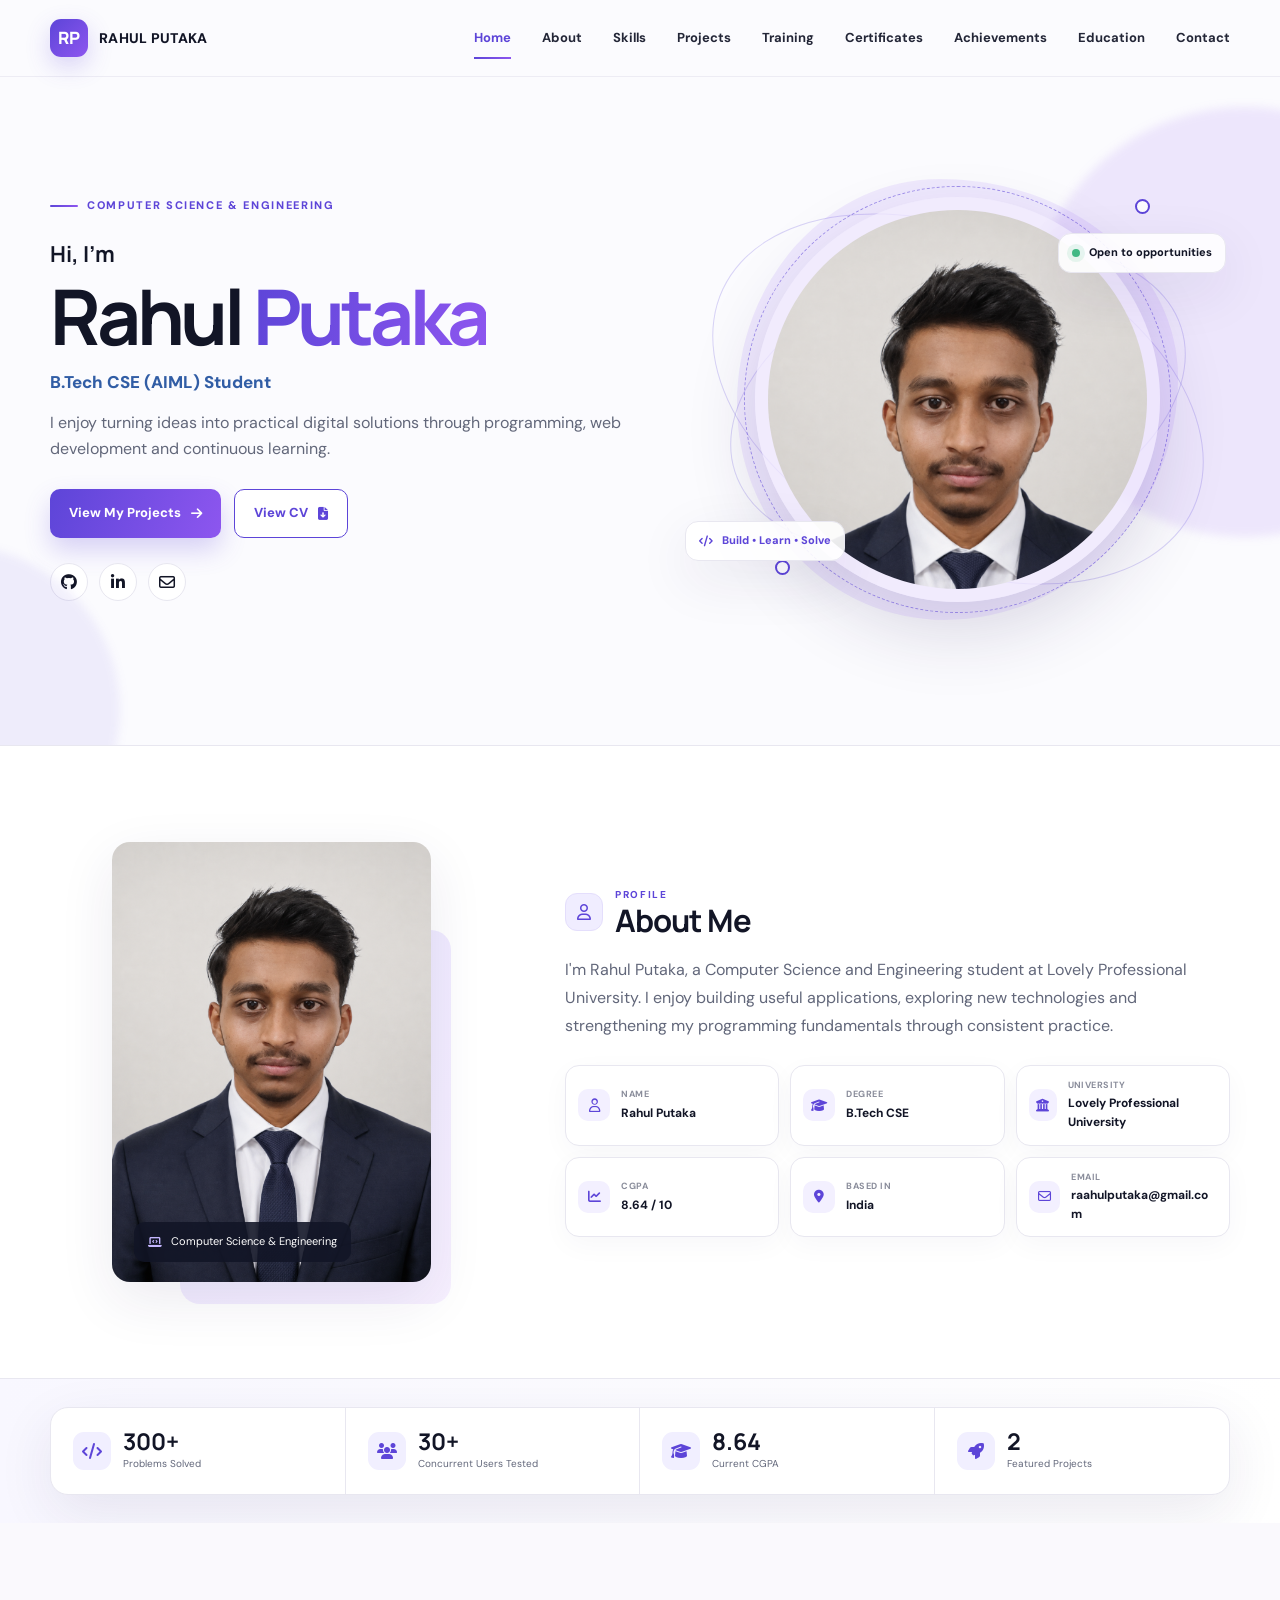
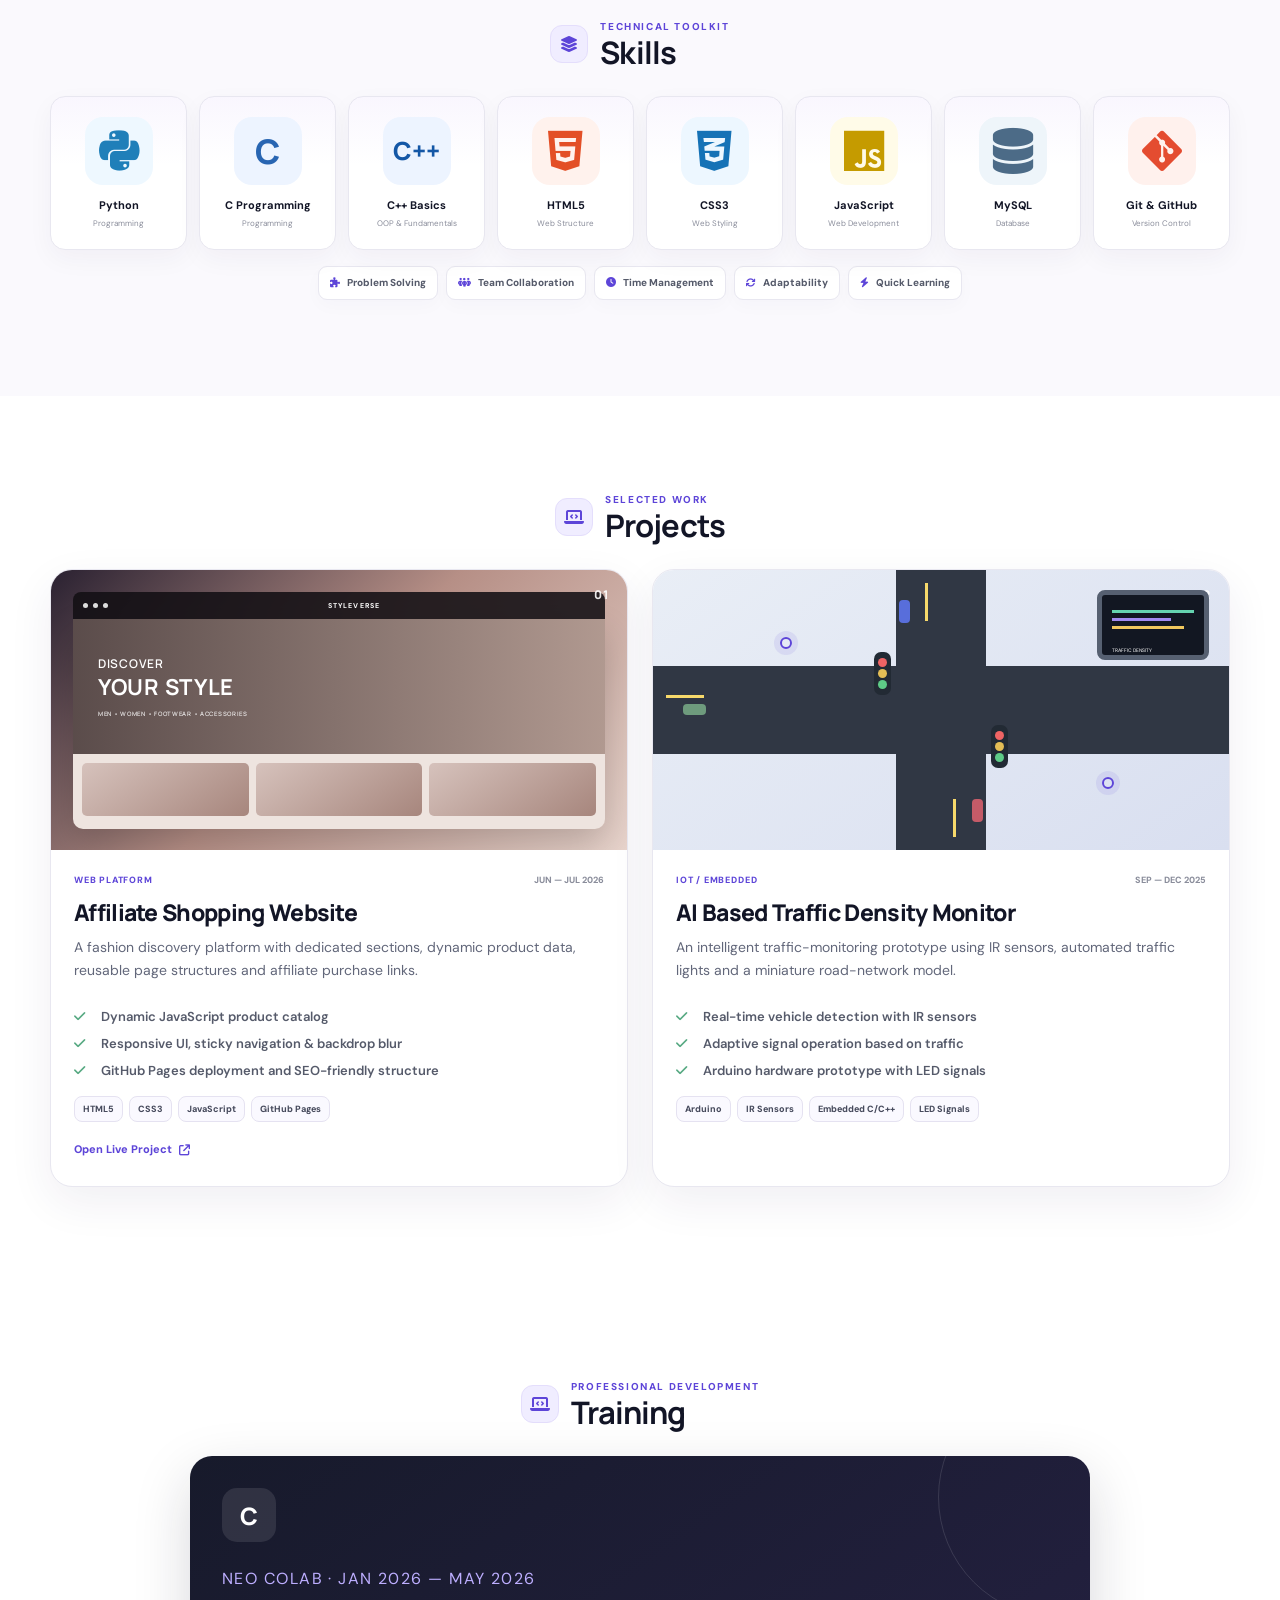
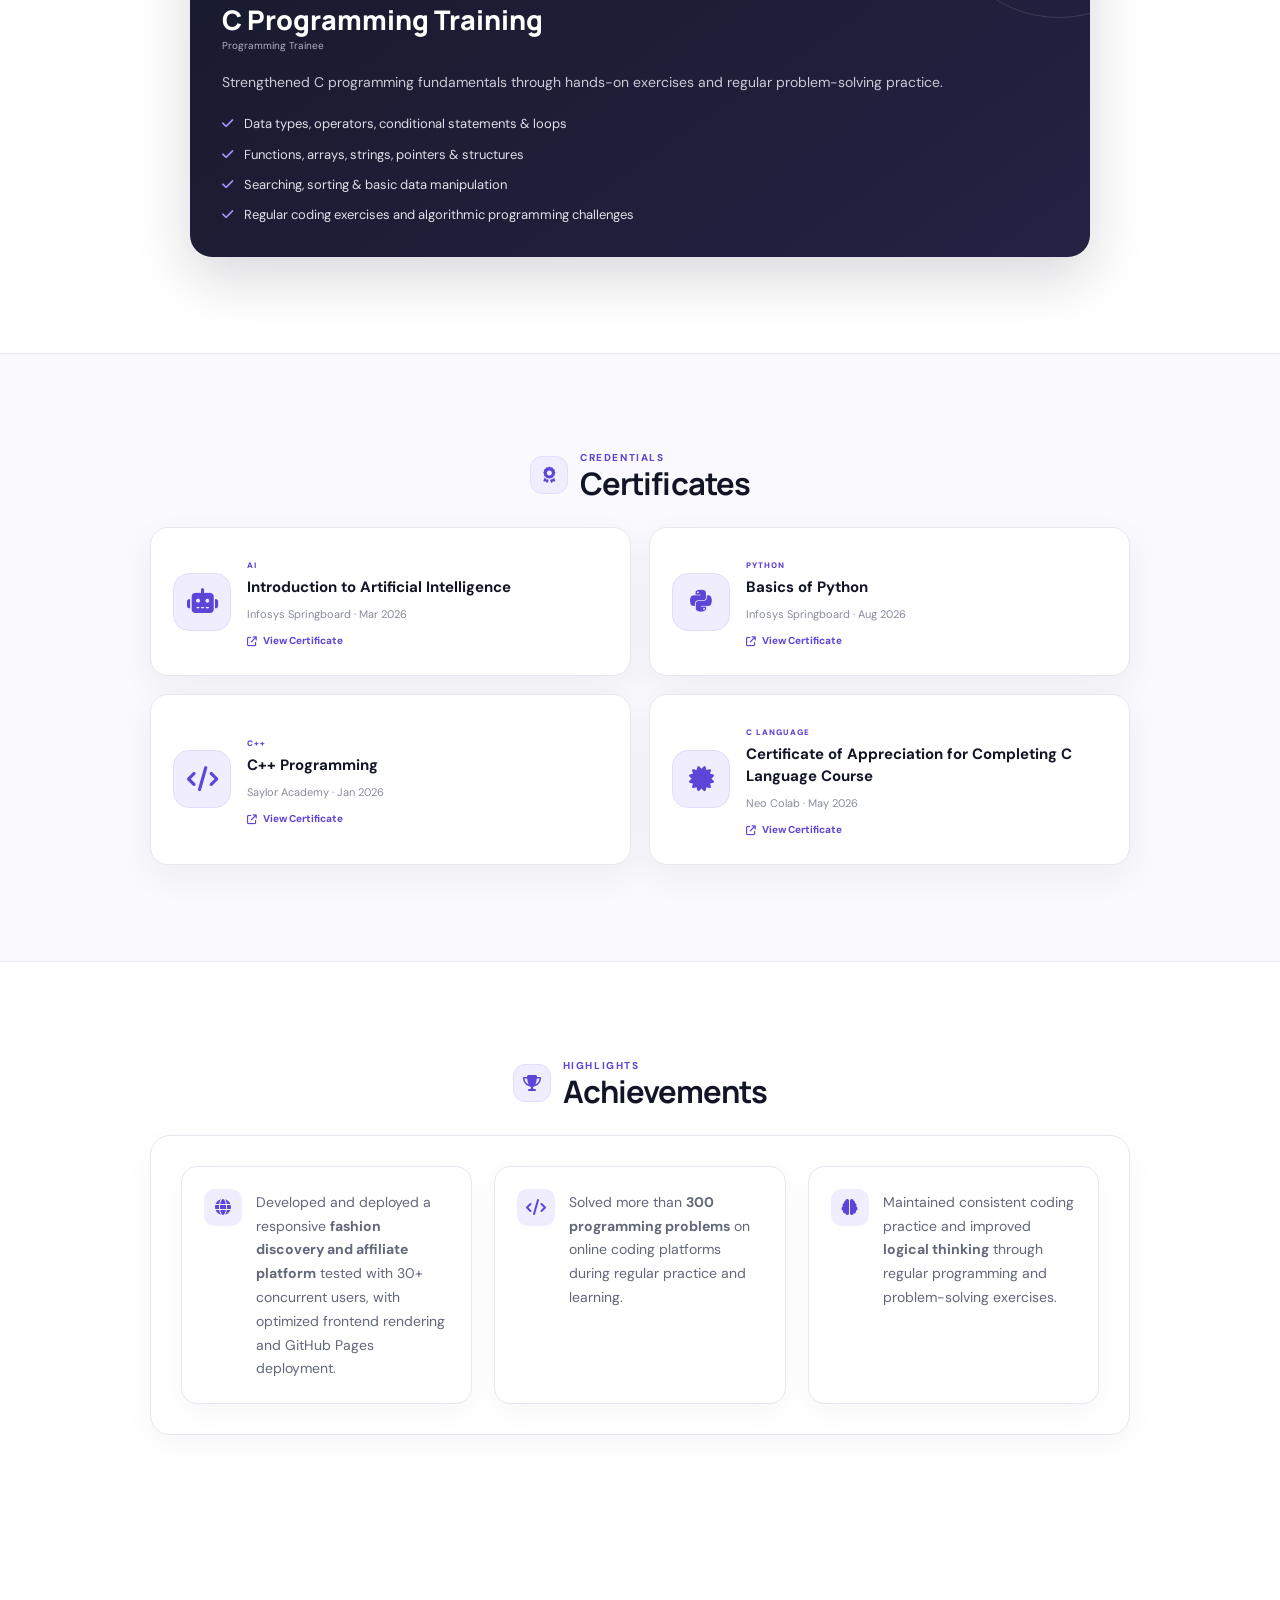
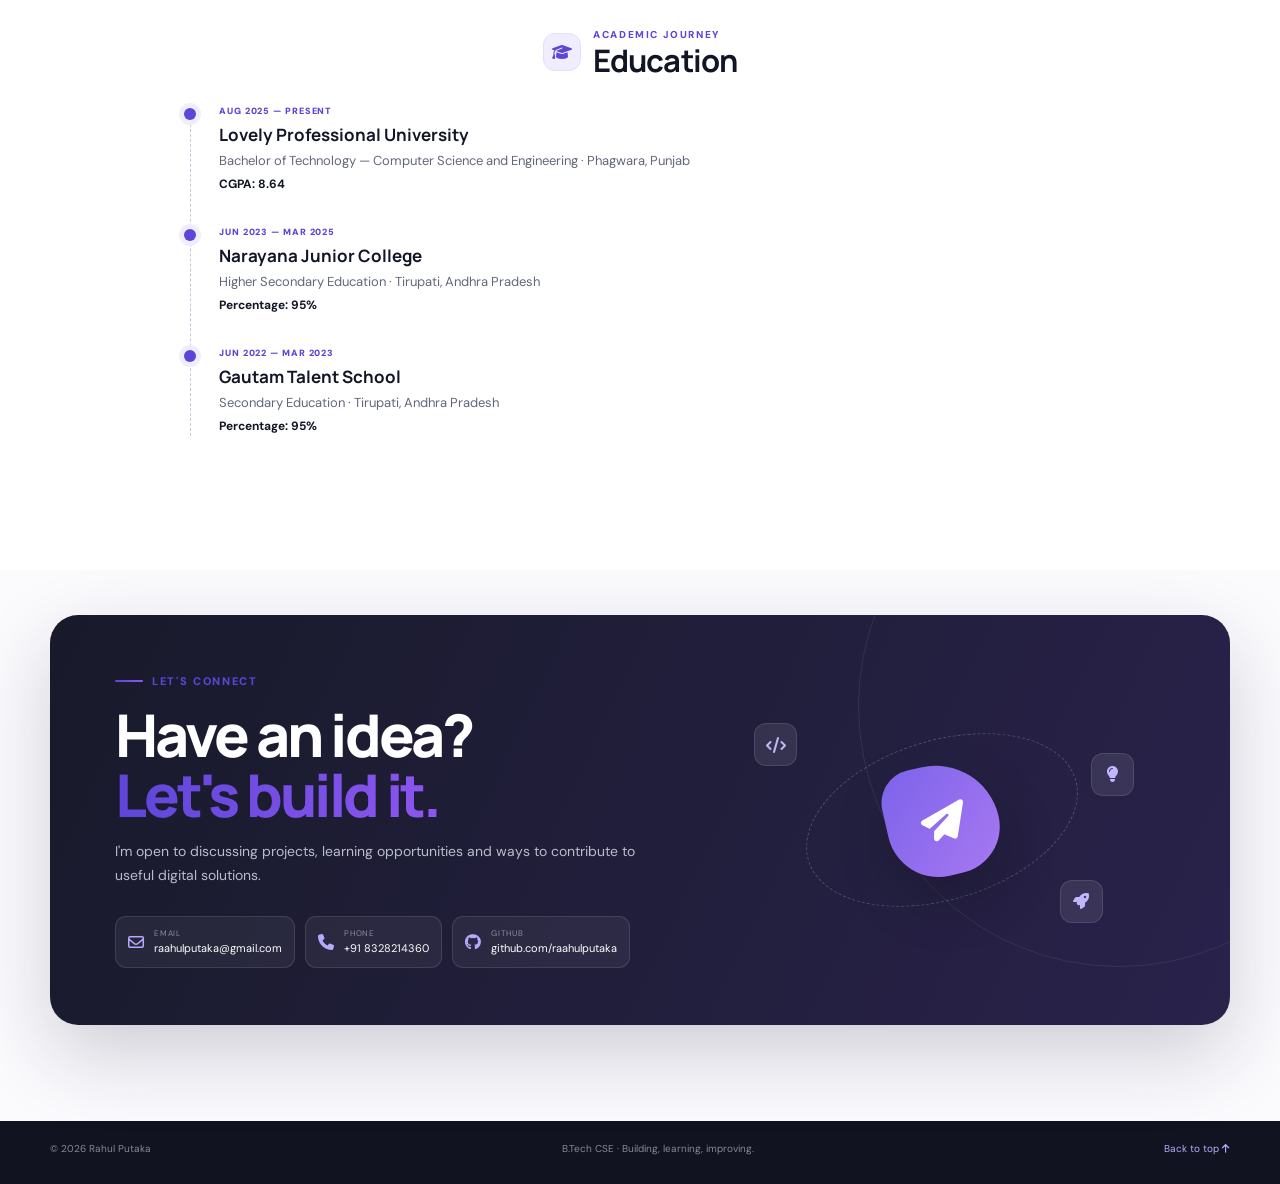
<file: index.html>
<!DOCTYPE html>
<html lang="en">
<head>
  <meta charset="UTF-8">
  <meta name="viewport" content="width=device-width, initial-scale=1.0">
  <meta name="description" content="Rahul Putaka — Computer Science & Engineering student portfolio.">
  <title>Rahul Putaka | CSE Student & Developer</title>
  <link rel="preconnect" href="https://fonts.googleapis.com">
  <link rel="preconnect" href="https://fonts.gstatic.com" crossorigin>
  <link href="https://fonts.googleapis.com/css2?family=DM+Sans:wght@400;500;600;700&family=Manrope:wght@500;600;700;800&display=swap" rel="stylesheet">
  <link rel="stylesheet" href="https://cdnjs.cloudflare.com/ajax/libs/font-awesome/6.7.2/css/all.min.css">
  <link rel="stylesheet" href="style.css">
</head>
<body>
  <div class="scroll-progress" id="scrollProgress"></div>

  <header class="site-header">
    <nav class="nav container">
      <a href="#home" class="brand" aria-label="Rahul Putaka home">
        <span class="brand-mark">RP</span>
        <span class="brand-name">RAHUL PUTAKA</span>
      </a>
      <button class="menu-toggle" id="menuToggle" aria-label="Open menu"><i class="fa-solid fa-bars"></i></button>
      <div class="nav-links" id="navLinks">
        <a class="active" href="#home">Home</a>
        <a href="#about">About</a>
        <a href="#skills">Skills</a>
        <a href="#projects">Projects</a>
        <a href="#training">Training</a>
        <a href="#certificates">Certificates</a>
        <a href="#achievements">Achievements</a>
        <a href="#education">Education</a>
        <a href="#contact">Contact</a>
      </div>
    </nav>
  </header>

  <main>
    <section class="hero section" id="home">
      <div class="hero-glow glow-one"></div>
      <div class="hero-glow glow-two"></div>
      <div class="container hero-grid">
        <div class="hero-copy reveal">
          <div class="eyebrow"><span></span> COMPUTER SCIENCE & ENGINEERING</div>
          <p class="hello">Hi, I'm</p>
          <h1>Rahul <span>Putaka</span></h1>
          <p class="hero-role">B.Tech CSE (AIML) Student</p>
          <p class="hero-text">I enjoy turning ideas into practical digital solutions through programming, web development and continuous learning.</p>
          <div class="hero-actions">
            <a class="btn btn-primary" href="#projects">View My Projects <i class="fa-solid fa-arrow-right"></i></a>
            <a class="btn btn-outline" href="resume.html" target="_blank">View CV <i class="fa-solid fa-file-arrow-down"></i></a>
          </div>
          <div class="socials">
            <a href="https://github.com/raahulputaka" target="_blank" aria-label="GitHub"><i class="fa-brands fa-github"></i></a>
            <a href="https://www.linkedin.com/in/rahul-putaka-083509393/" target="_blank" aria-label="LinkedIn"><i class="fa-brands fa-linkedin-in"></i></a>
            <a href="mailto:raahulputaka@gmail.com" aria-label="Email"><i class="fa-regular fa-envelope"></i></a>
          </div>
        </div>

        <div class="hero-visual reveal">
          <div class="orbit orbit-a"></div>
          <div class="orbit orbit-b"></div>
          <div class="decor-dot dot-a"></div><div class="decor-dot dot-b"></div>
          <div class="hero-photo-frame">
            <div class="photo-ring"></div>
            <img src="assets/profile.jpg" alt="Rahul Putaka">
          </div>
          <div class="floating-card card-code"><i class="fa-solid fa-code"></i><span>Build • Learn • Solve</span></div>
          <div class="floating-card card-status"><span class="status-dot"></span> Open to opportunities</div>
        </div>
      </div>
    </section>

    <section class="about section" id="about">
      <div class="container about-grid">
        <div class="about-image reveal">
          <div class="image-accent"></div>
          <img src="assets/profile.jpg" alt="Rahul Putaka portrait">
          <div class="image-caption"><i class="fa-solid fa-laptop-code"></i><span>Computer Science & Engineering</span></div>
        </div>
        <div class="about-content reveal">
          <div class="section-heading left">
            <div class="heading-icon"><i class="fa-regular fa-user"></i></div>
            <div><p>PROFILE</p><h2>About Me</h2></div>
          </div>
          <p class="lead">I'm Rahul Putaka, a Computer Science and Engineering student at Lovely Professional University. I enjoy building useful applications, exploring new technologies and strengthening my programming fundamentals through consistent practice.</p>
          <div class="info-grid">
            <div class="info-card"><i class="fa-regular fa-user"></i><div><small>Name</small><strong>Rahul Putaka</strong></div></div>
            <div class="info-card"><i class="fa-solid fa-graduation-cap"></i><div><small>Degree</small><strong>B.Tech CSE</strong></div></div>
            <div class="info-card"><i class="fa-solid fa-building-columns"></i><div><small>University</small><strong>Lovely Professional University</strong></div></div>
            <div class="info-card"><i class="fa-solid fa-chart-line"></i><div><small>CGPA</small><strong>8.64 / 10</strong></div></div>
            <div class="info-card"><i class="fa-solid fa-location-dot"></i><div><small>Based in</small><strong>India</strong></div></div>
            <div class="info-card"><i class="fa-regular fa-envelope"></i><div><small>Email</small><strong>raahulputaka@gmail.com</strong></div></div>
          </div>
        </div>
      </div>
    </section>

    <section class="stats section-tight">
      <div class="container stats-grid reveal">
        <div class="stat"><i class="fa-solid fa-code"></i><strong>300+</strong><span>Problems Solved</span></div>
        <div class="stat"><i class="fa-solid fa-users"></i><strong>30+</strong><span>Concurrent Users Tested</span></div>
        <div class="stat"><i class="fa-solid fa-graduation-cap"></i><strong>8.64</strong><span>Current CGPA</span></div>
        <div class="stat"><i class="fa-solid fa-rocket"></i><strong>2</strong><span>Featured Projects</span></div>
      </div>
    </section>

    <section class="skills section" id="skills">
      <div class="container">
        <div class="section-heading centered reveal">
          <div class="heading-icon"><i class="fa-solid fa-layer-group"></i></div>
          <div><p>TECHNICAL TOOLKIT</p><h2>Skills</h2></div>
        </div>

        <div class="skill-showcase">
          <div class="skill-card reveal"><div class="skill-logo python"><i class="fa-brands fa-python"></i></div><strong>Python</strong><small>Programming</small></div>
          <div class="skill-card reveal"><div class="skill-logo c-lang">C</div><strong>C Programming</strong><small>Programming</small></div>
          <div class="skill-card reveal"><div class="skill-logo cpp">C++</div><strong>C++ Basics</strong><small>OOP & Fundamentals</small></div>
          <div class="skill-card reveal"><div class="skill-logo html"><i class="fa-brands fa-html5"></i></div><strong>HTML5</strong><small>Web Structure</small></div>
          <div class="skill-card reveal"><div class="skill-logo css"><i class="fa-brands fa-css3-alt"></i></div><strong>CSS3</strong><small>Web Styling</small></div>
          <div class="skill-card reveal"><div class="skill-logo js"><i class="fa-brands fa-js"></i></div><strong>JavaScript</strong><small>Web Development</small></div>
          <div class="skill-card reveal"><div class="skill-logo mysql"><i class="fa-solid fa-database"></i></div><strong>MySQL</strong><small>Database</small></div>
          <div class="skill-card reveal"><div class="skill-logo git"><i class="fa-brands fa-git-alt"></i></div><strong>Git & GitHub</strong><small>Version Control</small></div>
        </div>

        <div class="strength-strip reveal">
          <span><i class="fa-solid fa-puzzle-piece"></i> Problem Solving</span>
          <span><i class="fa-solid fa-people-group"></i> Team Collaboration</span>
          <span><i class="fa-solid fa-clock"></i> Time Management</span>
          <span><i class="fa-solid fa-arrows-rotate"></i> Adaptability</span>
          <span><i class="fa-solid fa-bolt"></i> Quick Learning</span>
        </div>
      </div>
    </section>

    <section class="projects section" id="projects">
      <div class="container">
        <div class="section-heading centered reveal">
          <div class="heading-icon"><i class="fa-solid fa-laptop-code"></i></div>
          <div><p>SELECTED WORK</p><h2>Projects</h2></div>
        </div>

        <div class="project-grid">
          <article class="project-card reveal">
            <div class="project-visual styleverse-visual">
              <div class="browser-bar"><span></span><span></span><span></span><b>STYLEVERSE</b></div>
              <div class="fashion-ui">
                <div class="fashion-hero">DISCOVER<br><strong>YOUR STYLE</strong><small>MEN • WOMEN • FOOTWEAR • ACCESSORIES</small></div>
                <div class="product-row"><div></div><div></div><div></div></div>
              </div>
              <span class="project-number">01</span>
            </div>
            <div class="project-body">
              <div class="project-top"><span class="project-type">WEB PLATFORM</span><span>JUN — JUL 2026</span></div>
              <h3>Affiliate Shopping Website</h3>
              <p>A fashion discovery platform with dedicated sections, dynamic product data, reusable page structures and affiliate purchase links.</p>
              <ul class="project-points">
                <li><i class="fa-solid fa-check"></i> Dynamic JavaScript product catalog</li>
                <li><i class="fa-solid fa-check"></i> Responsive UI, sticky navigation & backdrop blur</li>
                <li><i class="fa-solid fa-check"></i> GitHub Pages deployment and SEO-friendly structure</li>
              </ul>
              <div class="tech-row"><span>HTML5</span><span>CSS3</span><span>JavaScript</span><span>GitHub Pages</span></div>
              <a class="project-link" href="https://raahulputaka.github.io/styleverse/" target="_blank">Open Live Project <i class="fa-solid fa-arrow-up-right-from-square"></i></a>
            </div>
          </article>

          <article class="project-card reveal">
            <div class="project-visual traffic-visual">
              <span class="project-number">02</span>
              <div class="road road-vertical"></div><div class="road road-horizontal"></div>
              <div class="lane-mark lm1"></div><div class="lane-mark lm2"></div><div class="lane-mark lm3"></div>
              <div class="traffic-light tl1"><b></b><b></b><b></b></div>
              <div class="traffic-light tl2"><b></b><b></b><b></b></div>
              <div class="mini-car car1"></div><div class="mini-car car2"></div><div class="mini-car car3"></div>
              <div class="sensor sensor1"></div><div class="sensor sensor2"></div>
              <div class="monitor"><div></div><div></div><div></div><small>TRAFFIC DENSITY</small></div>
            </div>
            <div class="project-body">
              <div class="project-top"><span class="project-type">IOT / EMBEDDED</span><span>SEP — DEC 2025</span></div>
              <h3>AI Based Traffic Density Monitor</h3>
              <p>An intelligent traffic-monitoring prototype using IR sensors, automated traffic lights and a miniature road-network model.</p>
              <ul class="project-points">
                <li><i class="fa-solid fa-check"></i> Real-time vehicle detection with IR sensors</li>
                <li><i class="fa-solid fa-check"></i> Adaptive signal operation based on traffic</li>
                <li><i class="fa-solid fa-check"></i> Arduino hardware prototype with LED signals</li>
              </ul>
              <div class="tech-row"><span>Arduino</span><span>IR Sensors</span><span>Embedded C/C++</span><span>LED Signals</span></div>
            </div>
          </article>
        </div>
      </div>
    </section>

    <section class="training-section section" id="training">
      <div class="container">
        <div class="section-heading centered reveal">
          <div class="heading-icon"><i class="fa-solid fa-laptop-code"></i></div>
          <div><p>PROFESSIONAL DEVELOPMENT</p><h2>Training</h2></div>
        </div>

        <div class="training-card reveal">
          <div class="training-icon">C</div>
          <span class="project-type">NEO COLAB · JAN 2026 — MAY 2026</span>
          <h3>C Programming Training</h3>
          <p class="muted">Programming Trainee</p>
          <p>Strengthened C programming fundamentals through hands-on exercises and regular problem-solving practice.</p>
          <div class="training-points">
            <span><i class="fa-solid fa-check"></i> Data types, operators, conditional statements & loops</span>
            <span><i class="fa-solid fa-check"></i> Functions, arrays, strings, pointers & structures</span>
            <span><i class="fa-solid fa-check"></i> Searching, sorting & basic data manipulation</span>
            <span><i class="fa-solid fa-check"></i> Regular coding exercises and algorithmic programming challenges</span>
          </div>
        </div>
      </div>
    </section>

    <section class="certificates section" id="certificates">
      <div class="container">
        <div class="section-heading centered reveal">
          <div class="heading-icon"><i class="fa-solid fa-award"></i></div>
          <div><p>CREDENTIALS</p><h2>Certificates</h2></div>
        </div>

        <div class="cert-grid cert-grid-large">
          <a class="cert-card cert-link reveal" href="https://drive.google.com/file/d/1urnaaJKgeXRzB5IhSYWISERr1aJp7wRQ/view?usp=sharing" target="_blank" rel="noopener noreferrer" aria-label="Open Introduction to Artificial Intelligence certificate">
            <div class="cert-badge"><i class="fa-solid fa-robot"></i></div>
            <div><span class="cert-label">AI</span><strong>Introduction to Artificial Intelligence</strong><small>Infosys Springboard · Mar 2026</small><em class="cert-view"><i class="fa-solid fa-arrow-up-right-from-square"></i> View Certificate</em></div>
          </a>
          <a class="cert-card cert-link reveal" href="https://drive.google.com/file/d/1U8y2VsDiS51mSSG3VdEWSvWLyOuJkZ8f/view?usp=sharing" target="_blank" rel="noopener noreferrer" aria-label="Open Basics of Python certificate">
            <div class="cert-badge"><i class="fa-brands fa-python"></i></div>
            <div><span class="cert-label">PYTHON</span><strong>Basics of Python</strong><small>Infosys Springboard · Aug 2026</small><em class="cert-view"><i class="fa-solid fa-arrow-up-right-from-square"></i> View Certificate</em></div>
          </a>
          <a class="cert-card cert-link reveal" href="https://drive.google.com/file/d/1rjp3HqWgyfmsQGsrY4BUBp-FunB5CdXJ/view?usp=sharing" target="_blank" rel="noopener noreferrer" aria-label="Open C++ Programming certificate">
            <div class="cert-badge"><i class="fa-solid fa-code"></i></div>
            <div><span class="cert-label">C++</span><strong>C++ Programming</strong><small>Saylor Academy · Jan 2026</small><em class="cert-view"><i class="fa-solid fa-arrow-up-right-from-square"></i> View Certificate</em></div>
          </a>
          <a class="cert-card cert-link reveal" href="https://drive.google.com/file/d/1Z6OPlu6ziq9DZxcUdUMyTcfS5Ml0l9ZT/view?usp=sharing" target="_blank" rel="noopener noreferrer" aria-label="Open C Language certificate">
            <div class="cert-badge"><i class="fa-solid fa-certificate"></i></div>
            <div><span class="cert-label">C LANGUAGE</span><strong>Certificate of Appreciation for Completing C Language Course</strong><small>Neo Colab · May 2026</small><em class="cert-view"><i class="fa-solid fa-arrow-up-right-from-square"></i> View Certificate</em></div>
          </a>
        </div>
      </div>
    </section>

    <section class="achievements section" id="achievements">
      <div class="container">
        <div class="section-heading centered reveal">
          <div class="heading-icon"><i class="fa-solid fa-trophy"></i></div>
          <div><p>HIGHLIGHTS</p><h2>Achievements</h2></div>
        </div>
        <div class="achievement-panel reveal">
          <ul class="achievement-list achievement-grid">
            <li><span class="achievement-icon"><i class="fa-solid fa-globe"></i></span><p>Developed and deployed a responsive <strong>fashion discovery and affiliate platform</strong> tested with 30+ concurrent users, with optimized frontend rendering and GitHub Pages deployment.</p></li>
            <li><span class="achievement-icon"><i class="fa-solid fa-code"></i></span><p>Solved more than <strong>300 programming problems</strong> on online coding platforms during regular practice and learning.</p></li>
            <li><span class="achievement-icon"><i class="fa-solid fa-brain"></i></span><p>Maintained consistent coding practice and improved <strong>logical thinking</strong> through regular programming and problem-solving exercises.</p></li>
          </ul>
        </div>
      </div>
    </section>

    <section class="education section" id="education">
      <div class="container">
        <div class="section-heading centered reveal">
          <div class="heading-icon"><i class="fa-solid fa-graduation-cap"></i></div>
          <div><p>ACADEMIC JOURNEY</p><h2>Education</h2></div>
        </div>
        <div class="timeline education-timeline reveal">
          <div class="timeline-item">
            <span class="timeline-dot"></span>
            <div class="timeline-date">AUG 2025 — PRESENT</div>
            <h3>Lovely Professional University</h3>
            <p>Bachelor of Technology — Computer Science and Engineering · Phagwara, Punjab</p>
            <strong>CGPA: 8.64</strong>
          </div>
          <div class="timeline-item">
            <span class="timeline-dot"></span>
            <div class="timeline-date">JUN 2023 — MAR 2025</div>
            <h3>Narayana Junior College</h3>
            <p>Higher Secondary Education · Tirupati, Andhra Pradesh</p>
            <strong>Percentage: 95%</strong>
          </div>
          <div class="timeline-item">
            <span class="timeline-dot"></span>
            <div class="timeline-date">JUN 2022 — MAR 2023</div>
            <h3>Gautam Talent School</h3>
            <p>Secondary Education · Tirupati, Andhra Pradesh</p>
            <strong>Percentage: 95%</strong>
          </div>
        </div>
      </div>
    </section>

    <section class="contact section" id="contact">
      <div class="container contact-card reveal">
        <div class="contact-copy">
          <div class="eyebrow"><span></span> LET'S CONNECT</div>
          <h2>Have an idea?<br><span>Let's build it.</span></h2>
          <p>I'm open to discussing projects, learning opportunities and ways to contribute to useful digital solutions.</p>
          <div class="contact-links">
            <a href="mailto:raahulputaka@gmail.com"><i class="fa-regular fa-envelope"></i><span><small>Email</small>raahulputaka@gmail.com</span></a>
            <a href="tel:+918328214360"><i class="fa-solid fa-phone"></i><span><small>Phone</small>+91 8328214360</span></a>
            <a href="https://github.com/raahulputaka" target="_blank"><i class="fa-brands fa-github"></i><span><small>GitHub</small>github.com/raahulputaka</span></a>
          </div>
        </div>
        <div class="contact-art" aria-hidden="true">
          <div class="paper-plane"><i class="fa-solid fa-paper-plane"></i></div>
          <div class="art-orbit"></div>
          <div class="art-card ac1"><i class="fa-solid fa-code"></i></div>
          <div class="art-card ac2"><i class="fa-solid fa-lightbulb"></i></div>
          <div class="art-card ac3"><i class="fa-solid fa-rocket"></i></div>
        </div>
      </div>
    </section>
  </main>

  <footer class="footer">
    <div class="container footer-inner">
      <span>© <span id="year"></span> Rahul Putaka</span>
      <span>B.Tech CSE · Building, learning, improving.</span>
      <a href="#home">Back to top <i class="fa-solid fa-arrow-up"></i></a>
    </div>
  </footer>

  <script src="script.js"></script>
</body>
</html>
</file>
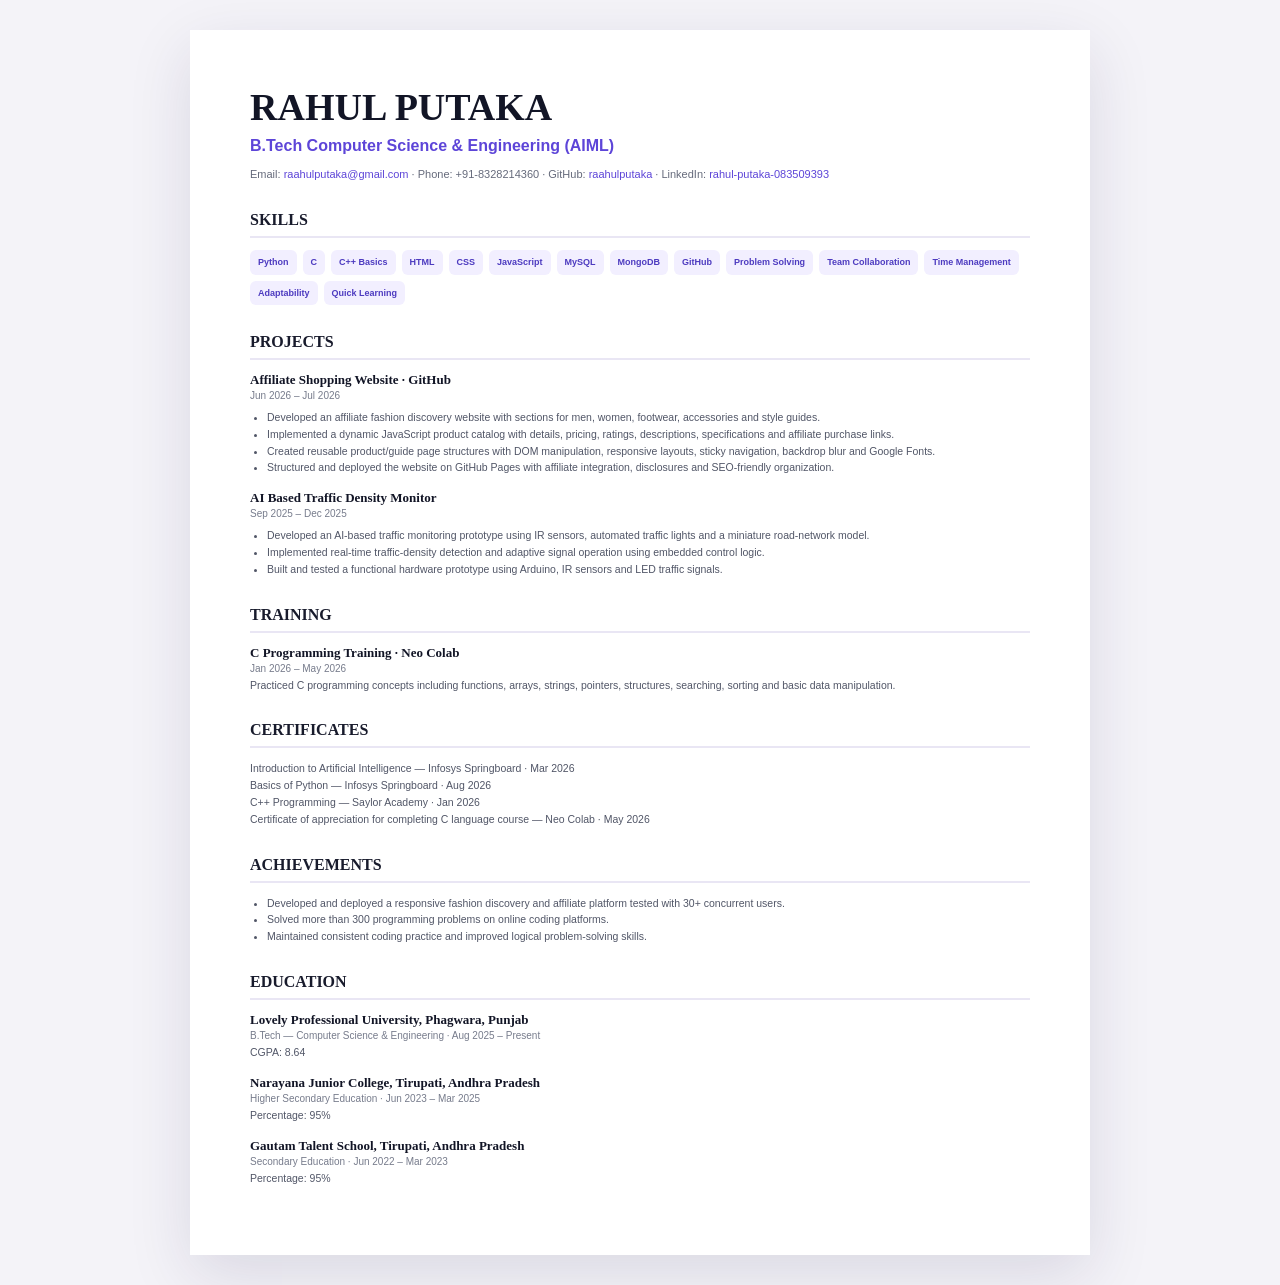
<file: resume.html>
<!DOCTYPE html>
<html lang="en"><head><meta charset="UTF-8"><meta name="viewport" content="width=device-width,initial-scale=1">
<title>Rahul Putaka — CV</title><link rel="stylesheet" href="style.css">
<style>
body{background:#f4f3f8}.cv{width:min(900px,calc(100% - 28px));margin:30px auto;background:white;padding:55px 60px;box-shadow:0 20px 60px rgba(30,25,70,.12)}
.cv h1{font:800 38px Manrope;margin-bottom:4px}.sub{color:#5d45d8;font-weight:800}.contactline{font-size:11px;color:#656a7b;margin-top:7px}.cv a{color:#5d45d8}.block{margin-top:28px}.block h2{font:800 16px Manrope;border-bottom:2px solid #e9e6f4;padding-bottom:7px;margin-bottom:12px;color:#181b2c}.item{margin-bottom:14px}.item h3{font:700 13px Manrope}.meta{font-size:10px;color:#777c8c}.item p,.item li{font-size:10.5px;color:#515667}.item ul{padding-left:17px;margin-top:5px}.tags{display:flex;flex-wrap:wrap;gap:6px}.tags span{font-size:9px;background:#f2efff;color:#4d3bc0;padding:5px 8px;border-radius:6px;font-weight:800}
@media(max-width:600px){.cv{padding:30px 24px}.cv h1{font-size:30px}}
</style></head><body><div class="cv">
<h1>RAHUL PUTAKA</h1><div class="sub">B.Tech Computer Science & Engineering (AIML)</div>
<div class="contactline">Email: <a href="mailto:raahulputaka@gmail.com">raahulputaka@gmail.com</a> · Phone: +91-8328214360 · GitHub: <a href="https://github.com/raahulputaka">raahulputaka</a> · LinkedIn: <a href="https://www.linkedin.com/in/rahul-putaka-083509393/">rahul-putaka-083509393</a></div>
<div class="block"><h2>SKILLS</h2><div class="tags"><span>Python</span><span>C</span><span>C++ Basics</span><span>HTML</span><span>CSS</span><span>JavaScript</span><span>MySQL</span><span>MongoDB</span><span>GitHub</span><span>Problem Solving</span><span>Team Collaboration</span><span>Time Management</span><span>Adaptability</span><span>Quick Learning</span></div></div>
<div class="block"><h2>PROJECTS</h2>
<div class="item"><h3>Affiliate Shopping Website · GitHub</h3><div class="meta">Jun 2026 – Jul 2026</div><ul><li>Developed an affiliate fashion discovery website with sections for men, women, footwear, accessories and style guides.</li><li>Implemented a dynamic JavaScript product catalog with details, pricing, ratings, descriptions, specifications and affiliate purchase links.</li><li>Created reusable product/guide page structures with DOM manipulation, responsive layouts, sticky navigation, backdrop blur and Google Fonts.</li><li>Structured and deployed the website on GitHub Pages with affiliate integration, disclosures and SEO-friendly organization.</li></ul></div>
<div class="item"><h3>AI Based Traffic Density Monitor</h3><div class="meta">Sep 2025 – Dec 2025</div><ul><li>Developed an AI-based traffic monitoring prototype using IR sensors, automated traffic lights and a miniature road-network model.</li><li>Implemented real-time traffic-density detection and adaptive signal operation using embedded control logic.</li><li>Built and tested a functional hardware prototype using Arduino, IR sensors and LED traffic signals.</li></ul></div></div>
<div class="block"><h2>TRAINING</h2><div class="item"><h3>C Programming Training · Neo Colab</h3><div class="meta">Jan 2026 – May 2026</div><p>Practiced C programming concepts including functions, arrays, strings, pointers, structures, searching, sorting and basic data manipulation.</p></div></div>
<div class="block"><h2>CERTIFICATES</h2><div class="item"><p>Introduction to Artificial Intelligence — Infosys Springboard · Mar 2026</p><p>Basics of Python — Infosys Springboard · Aug 2026</p><p>C++ Programming — Saylor Academy · Jan 2026</p><p>Certificate of appreciation for completing C language course — Neo Colab · May 2026</p></div></div>
<div class="block"><h2>ACHIEVEMENTS</h2><div class="item"><ul><li>Developed and deployed a responsive fashion discovery and affiliate platform tested with 30+ concurrent users.</li><li>Solved more than 300 programming problems on online coding platforms.</li><li>Maintained consistent coding practice and improved logical problem-solving skills.</li></ul></div></div>
<div class="block"><h2>EDUCATION</h2><div class="item"><h3>Lovely Professional University, Phagwara, Punjab</h3><div class="meta">B.Tech — Computer Science & Engineering · Aug 2025 – Present</div><p>CGPA: 8.64</p></div><div class="item"><h3>Narayana Junior College, Tirupati, Andhra Pradesh</h3><div class="meta">Higher Secondary Education · Jun 2023 – Mar 2025</div><p>Percentage: 95%</p></div><div class="item"><h3>Gautam Talent School, Tirupati, Andhra Pradesh</h3><div class="meta">Secondary Education · Jun 2022 – Mar 2023</div><p>Percentage: 95%</p></div></div>
</div></body></html>
</file>
<file: style.css>
:root{
  --bg:#fbfbfe; --surface:#fff; --surface-2:#f6f5fb; --text:#121526; --muted:#62677a;
  --primary:#5d45d8; --primary-2:#8d56ef; --line:#e8e7f0; --shadow:0 18px 55px rgba(39,32,86,.09);
  --radius:22px; --container:1180px;
}
*{box-sizing:border-box;margin:0;padding:0}
html{scroll-behavior:smooth}
body{font-family:"DM Sans",sans-serif;color:var(--text);background:var(--bg);line-height:1.6;overflow-x:hidden}
a{text-decoration:none;color:inherit}
button{font:inherit}
.container{width:min(var(--container),calc(100% - 44px));margin:auto}
.section{padding:96px 0}
.section-tight{padding:28px 0}
.site-header{position:sticky;top:0;z-index:100;background:rgba(251,251,254,.88);backdrop-filter:blur(18px);border-bottom:1px solid rgba(232,231,240,.75)}
.nav{height:76px;display:flex;align-items:center;justify-content:space-between}
.brand{display:flex;align-items:center;gap:11px;font-weight:800}
.brand-mark{display:grid;place-items:center;width:38px;height:38px;border-radius:11px;background:linear-gradient(135deg,var(--primary),var(--primary-2));color:white;font-family:Manrope;font-size:17px;box-shadow:0 9px 25px rgba(93,69,216,.23)}
.brand-name{font-size:14px;letter-spacing:.02em}
.nav-links{display:flex;align-items:center;gap:31px;font-size:13px;font-weight:700}
.nav-links a{position:relative;color:#232637;padding:28px 0}
.nav-links a:after{content:"";position:absolute;left:0;bottom:17px;width:0;height:2px;background:linear-gradient(90deg,var(--primary),var(--primary-2));transition:.25s}
.nav-links a:hover:after,.nav-links a.active:after{width:100%}
.nav-links a.active{color:var(--primary)}
.menu-toggle{display:none;border:0;background:transparent;font-size:22px}
.scroll-progress{position:fixed;z-index:200;top:0;left:0;width:0;height:3px;background:linear-gradient(90deg,var(--primary),var(--primary-2))}
.hero{position:relative;min-height:660px;display:flex;align-items:center;padding-top:72px;overflow:hidden}
.hero-grid{display:grid;grid-template-columns:1fr .9fr;align-items:center;gap:30px}
.hero-glow{position:absolute;border-radius:50%;filter:blur(5px);pointer-events:none}
.glow-one{width:430px;height:430px;right:-180px;top:30px;background:rgba(141,86,239,.12)}
.glow-two{width:330px;height:330px;left:-210px;bottom:-130px;background:rgba(93,69,216,.08)}
.eyebrow{display:flex;align-items:center;gap:9px;color:var(--primary);font-size:11px;font-weight:800;letter-spacing:.15em}
.eyebrow span{width:28px;height:2px;background:linear-gradient(90deg,var(--primary),var(--primary-2));border-radius:4px}
.hello{font-family:Manrope;font-size:22px;font-weight:700;margin-top:23px}
.hero h1{font-family:Manrope;font-size:clamp(54px,6vw,82px);line-height:1.02;letter-spacing:-.055em;margin:4px 0 14px}
.hero h1 span,.contact h2 span{background:linear-gradient(100deg,var(--primary),var(--primary-2));-webkit-background-clip:text;background-clip:text;color:transparent}
.hero-role{font-size:17px;color:#315da5;font-weight:800}
.hero-text{max-width:600px;color:var(--muted);margin:14px 0 28px;font-size:15px}
.hero-actions{display:flex;gap:13px;flex-wrap:wrap}
.btn{display:inline-flex;align-items:center;gap:10px;padding:13px 19px;border-radius:10px;font-size:13px;font-weight:800;transition:.25s}
.btn-primary{color:#fff;background:linear-gradient(110deg,var(--primary),var(--primary-2));box-shadow:0 12px 26px rgba(93,69,216,.23)}
.btn-outline{border:1px solid var(--primary);color:var(--primary);background:white}
.btn:hover{transform:translateY(-2px)}
.socials{display:flex;gap:11px;margin-top:25px}
.socials a{width:38px;height:38px;border:1px solid var(--line);border-radius:50%;display:grid;place-items:center;background:white;transition:.25s}
.socials a:hover{color:var(--primary);border-color:#cfc8f6;transform:translateY(-3px)}
.hero-visual{position:relative;min-height:500px;display:grid;place-items:center}
.hero-photo-frame{width:min(405px,76vw);height:405px;border-radius:50%;position:relative;z-index:3;padding:13px;background:rgba(255,255,255,.72);box-shadow:0 30px 70px rgba(42,32,89,.16)}
.hero-photo-frame:before{content:"";position:absolute;inset:-18px;border-radius:46% 54% 53% 47%/51% 45% 55% 49%;background:rgba(141,86,239,.11);z-index:-1}
.hero-photo-frame img{width:100%;height:100%;object-fit:cover;object-position:center top;border-radius:50%;display:block}
.photo-ring{position:absolute;inset:-11px;border:1px dashed rgba(93,69,216,.55);border-radius:50%;z-index:-1}
.orbit{position:absolute;border:1px solid rgba(93,69,216,.22);border-radius:50%}
.orbit-a{width:470px;height:285px;transform:rotate(-18deg)}
.orbit-b{width:520px;height:330px;transform:rotate(25deg)}
.decor-dot{position:absolute;width:15px;height:15px;border-radius:50%;border:2px solid var(--primary);background:var(--bg);z-index:4}
.dot-a{top:50px;right:80px}.dot-b{bottom:74px;left:90px}
.floating-card{position:absolute;z-index:5;background:rgba(255,255,255,.9);border:1px solid var(--line);box-shadow:var(--shadow);border-radius:13px;padding:10px 13px;font-size:11px;font-weight:800;display:flex;align-items:center;gap:9px}
.card-code{left:0;bottom:88px;color:var(--primary)}.card-status{right:4px;top:84px}
.status-dot{width:8px;height:8px;border-radius:50%;background:#41b883;box-shadow:0 0 0 5px rgba(65,184,131,.12)}
.section-heading{display:flex;align-items:center;gap:12px;margin-bottom:27px}
.section-heading.centered{justify-content:center;text-align:left}
.section-heading.left{justify-content:flex-start}
.heading-icon{width:38px;height:38px;display:grid;place-items:center;border-radius:12px;color:var(--primary);background:#f0edff;border:1px solid #e4defc}
.section-heading p{font-size:10px;letter-spacing:.16em;color:var(--primary);font-weight:800}
.section-heading h2{font-family:Manrope;font-size:31px;line-height:1.1;letter-spacing:-.03em}
.about{background:white;border-top:1px solid var(--line);border-bottom:1px solid var(--line)}
.about-grid{display:grid;grid-template-columns:.8fr 1.2fr;gap:72px;align-items:center}
.about-image{position:relative;max-width:430px;margin:auto}
.about-image img{width:100%;height:440px;object-fit:cover;object-position:center top;border-radius:18px;display:block;box-shadow:var(--shadow);position:relative;z-index:2}
.image-accent{position:absolute;width:85%;height:85%;right:-20px;bottom:-22px;border-radius:20px;background:linear-gradient(135deg,#ebe7ff,#f7f0ff)}
.image-caption{position:absolute;z-index:4;left:22px;bottom:20px;background:rgba(18,21,38,.88);color:white;padding:11px 14px;border-radius:11px;font-size:11px;display:flex;gap:9px;align-items:center}
.image-caption i{color:#c4b7ff}
.about-content .lead{font-size:14px;color:var(--muted);margin:-8px 0 25px;max-width:690px}
.info-grid{display:grid;grid-template-columns:repeat(3,1fr);gap:11px}
.info-card{min-height:76px;border:1px solid var(--line);background:#fff;border-radius:14px;padding:12px;display:flex;align-items:center;gap:11px;box-shadow:0 8px 28px rgba(36,29,76,.035)}
.info-card>i{width:32px;height:32px;display:grid;place-items:center;border-radius:10px;background:#f3f0ff;color:var(--primary);font-size:13px}
.info-card small,.info-card strong{display:block}
.info-card small{font-size:9px;color:#8a8d9b;font-weight:700;text-transform:uppercase;letter-spacing:.05em}
.info-card strong{font-size:11px;margin-top:2px;overflow-wrap:anywhere}
.stats{background:linear-gradient(90deg,#f8f7ff,#fff)}
.stats-grid{display:grid;grid-template-columns:repeat(4,1fr);border:1px solid var(--line);background:white;border-radius:18px;box-shadow:var(--shadow);overflow:hidden}
.stat{padding:22px;display:grid;grid-template-columns:38px 1fr;column-gap:12px;align-items:center;border-right:1px solid var(--line)}
.stat:last-child{border-right:0}.stat i{grid-row:span 2;color:var(--primary);width:38px;height:38px;display:grid;place-items:center;border-radius:11px;background:#f1efff}
.stat strong{font-family:Manrope;font-size:23px;line-height:1}
.stat span{font-size:10px;color:var(--muted);margin-top:3px}
.skills{background:#faf9fd}
.skills-layout{display:grid;grid-template-columns:repeat(2,1fr);gap:16px}
.skill-group{padding:25px;border:1px solid var(--line);border-radius:18px;background:white;box-shadow:0 10px 30px rgba(35,28,75,.04)}
.skill-title{display:flex;align-items:center;gap:11px;margin-bottom:16px}.skill-title i{color:var(--primary)}.skill-title h3{font:700 15px Manrope}
.skill-pills{display:flex;flex-wrap:wrap;gap:8px}.skill-pills span,.tech-row span{font-size:10px;font-weight:800;border:1px solid #e5e2f1;background:#faf9ff;padding:7px 10px;border-radius:8px;color:#464a5c}
.projects{background:white}
.project-grid{display:grid;grid-template-columns:repeat(2,1fr);gap:24px}
.project-card{border:1px solid var(--line);border-radius:22px;background:white;overflow:hidden;box-shadow:0 15px 45px rgba(39,32,86,.07);transition:.3s}
.project-card:hover{transform:translateY(-6px);box-shadow:0 25px 60px rgba(39,32,86,.12)}
.project-visual{height:280px;position:relative;overflow:hidden}
.project-number{position:absolute;right:18px;top:16px;color:rgba(255,255,255,.9);font:800 12px Manrope;letter-spacing:.1em;z-index:4}
.styleverse-visual{background:linear-gradient(135deg,#2a2131,#b68f86 48%,#e8d4cc);padding:22px}
.browser-bar{height:27px;border-radius:8px 8px 0 0;background:rgba(19,15,20,.88);display:flex;align-items:center;gap:5px;padding:0 10px;color:white;font-size:7px;position:relative;z-index:2}
.browser-bar span{width:5px;height:5px;border-radius:50%;background:#ddd}.browser-bar b{margin:auto;font-size:7px;letter-spacing:.16em}
.fashion-ui{height:210px;background:#eee4df;border-radius:0 0 10px 10px;position:relative;overflow:hidden;box-shadow:0 15px 35px rgba(0,0,0,.18)}
.fashion-hero{height:135px;background:linear-gradient(90deg,rgba(30,22,26,.62),rgba(30,22,26,.08)),url('') #bda49a;display:flex;flex-direction:column;justify-content:center;padding-left:25px;color:white;font:600 12px Manrope;letter-spacing:.06em}
.fashion-hero strong{font-size:22px}.fashion-hero small{font-size:6px;margin-top:8px;opacity:.85}
.product-row{display:flex;gap:7px;padding:9px}.product-row div{height:53px;flex:1;border-radius:5px;background:linear-gradient(145deg,#d6c2bc,#a7867d)}
.traffic-visual{background:linear-gradient(145deg,#e9eef6,#d9dff0);overflow:hidden}
.road{position:absolute;background:#303744}.road-vertical{width:90px;height:100%;left:50%;transform:translateX(-50%)}.road-horizontal{height:88px;width:100%;top:50%;transform:translateY(-50%)}
.lane-mark{position:absolute;background:#f7d96b;z-index:1}.lm1{width:3px;height:38px;left:calc(50% - 16px);top:13px}.lm2{width:3px;height:38px;left:calc(50% + 12px);bottom:13px}.lm3{width:38px;height:3px;top:calc(50% - 15px);left:13px}
.traffic-light{position:absolute;width:17px;background:#222a34;border-radius:7px;padding:4px 3px;z-index:3}.traffic-light b{display:block;width:9px;height:9px;border-radius:50%;background:#ef6464;margin:2px auto}.traffic-light b:nth-child(2){background:#e3bd55}.traffic-light b:nth-child(3){background:#5ecb87}.tl1{left:calc(50% - 67px);top:calc(50% - 58px)}.tl2{right:calc(50% - 67px);bottom:calc(50% - 58px)}
.mini-car{position:absolute;width:11px;height:23px;border-radius:4px;background:#586edb;z-index:2}.car1{left:calc(50% - 42px);top:30px}.car2{right:calc(50% - 42px);bottom:28px;background:#c55b68}.car3{left:30px;top:calc(50% - 6px);width:23px;height:11px;background:#6e9b7d}
.sensor{position:absolute;width:12px;height:12px;border:2px solid #5d45d8;border-radius:50%;z-index:3;box-shadow:0 0 0 6px rgba(93,69,216,.1)}.sensor1{left:22%;top:24%}.sensor2{right:20%;bottom:22%}
.monitor{position:absolute;right:20px;top:20px;width:112px;height:70px;background:#121722;border:5px solid #566071;border-radius:8px;z-index:4;padding:10px}.monitor div{height:3px;background:#65d3b0;margin:5px 0}.monitor div:nth-child(2){width:72%;background:#a18af1}.monitor div:nth-child(3){width:88%;background:#f0c75e}.monitor small{font-size:5px;color:white}
.project-body{padding:23px 23px 25px}.project-top{display:flex;justify-content:space-between;gap:12px;font-size:9px;color:#8a8d9b;font-weight:800}.project-type{color:var(--primary);letter-spacing:.09em}
.project-body h3{font:800 23px Manrope;letter-spacing:-.03em;margin:8px 0}.project-body>p{font-size:12px;color:var(--muted);min-height:56px}
.project-points{list-style:none;margin:15px 0}.project-points li{font-size:10px;font-weight:600;color:#555a6a;margin:7px 0;display:flex;gap:8px}.project-points i{color:#57a982;margin-top:3px}
.tech-row{display:flex;flex-wrap:wrap;gap:6px;margin-top:14px}.tech-row span{font-size:9px;padding:5px 8px}
.project-link{display:inline-flex;align-items:center;gap:7px;color:var(--primary);font-size:11px;font-weight:800;margin-top:19px}
.achievements{background:#faf9fd}
.split-grid{display:grid;grid-template-columns:1fr 1.15fr;gap:24px}.achievement-panel,.cert-panel{background:white;border:1px solid var(--line);border-radius:20px;padding:30px;box-shadow:0 10px 32px rgba(35,28,75,.04)}
.achievement-list{display:grid;gap:16px}.achievement-list>div{display:flex;gap:13px;align-items:flex-start}.achievement-icon{flex:0 0 37px;width:37px;height:37px;border-radius:11px;background:#f0edff;color:var(--primary);display:grid;place-items:center}.achievement-list p{font-size:12px;color:var(--muted);padding-top:2px}
.cert-grid{display:grid;grid-template-columns:1fr 1fr;gap:11px}.cert-card{min-height:105px;border:1px solid var(--line);border-radius:13px;padding:14px;display:flex;gap:12px;align-items:flex-start}.cert-card>i{width:31px;height:31px;display:grid;place-items:center;background:#f1efff;color:var(--primary);border-radius:9px;flex:0 0 auto}.cert-card strong,.cert-card small{display:block}.cert-card strong{font-size:11px;line-height:1.4}.cert-card small{font-size:9px;color:#888c9b;margin-top:5px}
.education{background:white}.education-grid{display:grid;grid-template-columns:1.1fr .9fr;gap:70px;align-items:start}
.timeline{border-left:1px dashed #c9c5db;margin-left:18px;padding-left:28px}.timeline-item{position:relative;padding-bottom:31px}.timeline-item:last-child{padding-bottom:0}.timeline-dot{position:absolute;width:12px;height:12px;border-radius:50%;background:var(--primary);left:-35px;top:4px;box-shadow:0 0 0 5px #f0edff}
.timeline-date{font-size:9px;color:var(--primary);font-weight:900;letter-spacing:.1em}.timeline-item h3{font:700 17px Manrope;margin:4px 0}.timeline-item p{font-size:11px;color:var(--muted)}.timeline-item strong{font-size:11px;display:block;margin-top:4px}
.training-card{border-radius:22px;background:linear-gradient(145deg,#171a2b,#252143);color:white;padding:32px;position:relative;overflow:hidden;box-shadow:0 20px 55px rgba(23,26,43,.17)}.training-card:after{content:"";position:absolute;width:240px;height:240px;border:1px solid rgba(255,255,255,.12);border-radius:50%;right:-90px;top:-80px}.training-icon{width:54px;height:54px;display:grid;place-items:center;border-radius:15px;background:rgba(255,255,255,.1);font:800 24px Manrope;margin-bottom:24px}.training-card .project-type{color:#bdaeff}.training-card h3{font:800 27px Manrope;margin-top:9px}.training-card .muted{color:#aeb1c0;font-size:10px}.training-card>p:not(.muted){color:#c9cbd5;font-size:12px;margin:17px 0 20px}.training-points{display:grid;gap:10px}.training-points span{font-size:10px;color:#dfe0e7}.training-points i{color:#a895ff;margin-right:8px}
.contact{padding-top:45px}.contact-card{min-height:410px;border-radius:28px;background:linear-gradient(115deg,#181a2a,#29224b);color:white;padding:55px 65px;display:grid;grid-template-columns:1.15fr .85fr;align-items:center;overflow:hidden;position:relative;box-shadow:0 30px 80px rgba(28,26,56,.2)}
.contact-card:before{content:"";position:absolute;width:520px;height:520px;border:1px solid rgba(255,255,255,.08);border-radius:50%;right:-150px;top:-170px}.contact-copy{position:relative;z-index:2}.contact h2{font:800 clamp(38px,4.6vw,60px) Manrope;line-height:1.02;letter-spacing:-.05em;margin:15px 0}.contact p{color:#b9bccb;font-size:13px;max-width:550px}.contact-links{display:flex;flex-wrap:wrap;gap:10px;margin-top:28px}.contact-links a{display:flex;align-items:center;gap:10px;border:1px solid rgba(255,255,255,.11);background:rgba(255,255,255,.055);padding:10px 12px;border-radius:11px;transition:.2s}.contact-links a:hover{background:rgba(255,255,255,.1)}.contact-links i{color:#b8a9ff}.contact-links small{display:block;color:#888da1;font-size:8px;text-transform:uppercase;letter-spacing:.1em}.contact-links span{font-size:10px}.contact-art{height:270px;position:relative;display:grid;place-items:center}.paper-plane{width:112px;height:112px;border-radius:34% 66% 48% 52%;background:linear-gradient(135deg,#7c63ea,#a878f2);display:grid;place-items:center;font-size:42px;transform:rotate(-13deg);box-shadow:0 25px 55px rgba(0,0,0,.2);position:relative;z-index:3}.paper-plane i{transform:rotate(13deg)}.art-orbit{position:absolute;width:280px;height:160px;border:1px dashed rgba(255,255,255,.22);border-radius:50%;transform:rotate(-17deg)}.art-card{position:absolute;width:43px;height:43px;border-radius:12px;background:rgba(255,255,255,.09);border:1px solid rgba(255,255,255,.11);display:grid;place-items:center;color:#c2b7ff}.ac1{left:8%;top:14%}.ac2{right:7%;top:25%}.ac3{right:14%;bottom:12%}
.footer{padding:20px 0 27px;background:#111321;color:#85899b}.footer-inner{display:flex;justify-content:space-between;gap:20px;font-size:10px}.footer a{color:#b9adff}.reveal{opacity:0;transform:translateY(20px);transition:opacity .7s ease,transform .7s ease}.reveal.visible{opacity:1;transform:none}
@media(max-width:1000px){
 .nav-links{gap:18px}.hero-grid{grid-template-columns:1fr .8fr}.hero h1{font-size:60px}.hero-photo-frame{width:330px;height:330px}.orbit-a{width:390px}.orbit-b{width:420px}
 .about-grid{gap:38px}.info-grid{grid-template-columns:repeat(2,1fr)}
}
@media(max-width:800px){
 .container{width:min(var(--container),calc(100% - 30px))}.section{padding:72px 0}
 .menu-toggle{display:block}.nav-links{display:none;position:absolute;top:76px;left:15px;right:15px;background:rgba(255,255,255,.98);border:1px solid var(--line);border-radius:15px;padding:8px;box-shadow:var(--shadow);flex-direction:column;gap:0}.nav-links.open{display:flex}.nav-links a{width:100%;padding:12px 14px}.nav-links a:after{display:none}
 .hero{padding-top:45px}.hero-grid,.about-grid,.education-grid,.split-grid,.contact-card{grid-template-columns:1fr}.hero-visual{min-height:420px;order:-1}.hero-copy{text-align:center}.eyebrow,.hero-actions,.socials{justify-content:center}.hero-text{margin-left:auto;margin-right:auto}.hero h1{font-size:54px}
 .about-image{max-width:500px}.about-content{margin-top:15px}.stats-grid{grid-template-columns:1fr 1fr}.stat{border-bottom:1px solid var(--line)}.stat:nth-child(2){border-right:0}.stat:nth-child(3),.stat:nth-child(4){border-bottom:0}
 .skills-layout,.project-grid,.cert-grid{grid-template-columns:1fr}.project-visual{height:255px}.education-grid{gap:45px}.contact-card{padding:42px 30px}.contact-art{display:none}.footer-inner{flex-direction:column;text-align:center}
}
@media(max-width:500px){
 .brand-name{font-size:12px}.hero-photo-frame{width:280px;height:280px}.hero-visual{min-height:340px}.orbit-a{width:320px;height:210px}.orbit-b{width:350px;height:230px}.card-code{left:0;bottom:30px}.card-status{right:0;top:34px}
 .hero h1{font-size:47px}.hero-role{font-size:14px}.hero-text{font-size:13px}.info-grid{grid-template-columns:1fr}.stats-grid{grid-template-columns:1fr}.stat{border-right:0!important;border-bottom:1px solid var(--line)!important}.stat:last-child{border-bottom:0!important}
 .project-body{padding:19px}.project-body h3{font-size:20px}.project-points li{font-size:9px}.contact h2{font-size:43px}.contact-links{flex-direction:column}.contact-links a{width:100%}
}

/* Reference-style skill showcase and vertically stacked content */
.skill-showcase{display:grid;grid-template-columns:repeat(8,1fr);gap:12px;align-items:stretch}
.skill-card{min-height:142px;background:#fff;border:1px solid var(--line);border-radius:15px;padding:17px 10px;display:flex;flex-direction:column;align-items:center;justify-content:center;text-align:center;box-shadow:0 9px 26px rgba(35,28,75,.045);transition:.25s;position:relative;overflow:hidden}
.skill-card:before{content:"";position:absolute;inset:0;background:linear-gradient(180deg,rgba(141,86,239,.05),transparent 45%);pointer-events:none}
.skill-card:hover{transform:translateY(-6px);border-color:#d7d0f7;box-shadow:0 18px 38px rgba(57,42,120,.10)}
.skill-logo{width:55px;height:55px;display:grid;place-items:center;border-radius:15px;margin-bottom:12px;font-weight:900;position:relative;z-index:1}
.skill-logo i{font-size:37px}.skill-logo.python{color:#1f7fb9;background:#eef8ff}.skill-logo.html{color:#e34f26;background:#fff2ed}.skill-logo.css{color:#1572b6;background:#edf7ff}.skill-logo.js{color:#c59b00;background:#fffbe8}.skill-logo.mysql{color:#4c6b87;background:#eef5fa}.skill-logo.git{color:#e44c30;background:#fff1ed}
.skill-logo.c-lang{font-family:Manrope;font-size:28px;color:#2865b2;background:#edf4ff}.skill-logo.cpp{font-family:Manrope;font-size:21px;color:#1457a6;background:#edf4ff}
.skill-card strong{font-size:11px;line-height:1.25;position:relative;z-index:1}.skill-card small{font-size:8px;color:#8a8d9b;margin-top:4px;position:relative;z-index:1}
.strength-strip{margin-top:16px;display:flex;justify-content:center;flex-wrap:wrap;gap:8px}.strength-strip span{font-size:10px;font-weight:800;color:#555a6a;border:1px solid var(--line);background:white;border-radius:9px;padding:8px 11px;box-shadow:0 6px 18px rgba(35,28,75,.025)}.strength-strip i{color:var(--primary);margin-right:5px}
.achievement-grid{display:grid;grid-template-columns:repeat(2,1fr);gap:18px 32px}.achievement-panel{padding:30px}.cert-panel{margin-top:24px;padding:30px}
.education-timeline{max-width:900px;margin:0 auto 38px}.training-card{max-width:900px;margin:0 auto}
@media(max-width:1100px){.skill-showcase{grid-template-columns:repeat(4,1fr)}}
@media(max-width:800px){.skill-showcase{grid-template-columns:repeat(4,1fr)}.achievement-grid{grid-template-columns:1fr}.achievement-panel,.cert-panel{padding:24px}.cert-panel{margin-top:20px}.education-timeline{margin-bottom:30px}}
@media(max-width:520px){.skill-showcase{grid-template-columns:repeat(2,1fr)}.skill-card{min-height:135px}.strength-strip{justify-content:flex-start}.strength-strip span{width:100%;text-align:center}.education-timeline{padding-left:24px;margin-left:10px}}

/* Final refinements: larger skill marks and prominent 2x2 certificate cards */
.skill-logo{width:68px;height:68px;border-radius:18px;margin-bottom:14px}
.skill-logo i{font-size:46px}
.skill-logo.c-lang{font-size:34px}
.skill-logo.cpp{font-size:25px}
.skill-card{min-height:154px;padding:18px 10px}

.training-section{background:white}
.certificates{background:#faf9fd;border-top:1px solid var(--line);border-bottom:1px solid var(--line)}
.cert-grid-large{display:grid;grid-template-columns:repeat(2,minmax(0,1fr));gap:18px;max-width:980px;margin:0 auto}
.cert-grid-large .cert-card{min-height:145px;background:white;border:1px solid var(--line);border-radius:18px;padding:22px;display:flex;gap:16px;align-items:center;box-shadow:0 12px 34px rgba(35,28,75,.055);transition:.25s}
.cert-grid-large .cert-card:hover{transform:translateY(-5px);border-color:#d6cef7;box-shadow:0 20px 42px rgba(57,42,120,.10)}
.cert-badge{width:58px;height:58px;flex:0 0 58px;border-radius:16px;background:#f0edff;color:var(--primary);display:grid;place-items:center;border:1px solid #e2dcfb}
.cert-badge i{font-size:25px}
.cert-label{display:inline-block;font-size:8px;line-height:1;color:var(--primary);font-weight:900;letter-spacing:.13em;margin-bottom:8px}
.cert-grid-large .cert-card strong{font-size:13px;line-height:1.45;display:block}
.cert-grid-large .cert-card small{font-size:10px;color:#888c9b;margin-top:7px;display:block}
.achievements{background:white}
.achievement-panel{max-width:980px;margin:0 auto}
.achievement-grid{grid-template-columns:repeat(3,1fr);gap:22px}
.achievement-grid>div{padding:20px;border:1px solid var(--line);border-radius:16px;background:#fff;box-shadow:0 9px 28px rgba(35,28,75,.035)}

@media(max-width:1100px){
  .skill-showcase{grid-template-columns:repeat(4,1fr)}
  .nav-links{gap:18px}
}
@media(max-width:800px){
  .cert-grid-large{grid-template-columns:repeat(2,1fr)}
  .achievement-grid{grid-template-columns:1fr}
  .nav-links a{font-size:12px}
}
@media(max-width:520px){
  .skill-showcase{grid-template-columns:repeat(2,1fr)}
  .skill-logo{width:64px;height:64px}
  .skill-logo i{font-size:43px}
  .cert-grid-large{grid-template-columns:1fr}
  .cert-grid-large .cert-card{min-height:130px}
}

/* Clickable certificate cards */
.cert-link{color:inherit;text-decoration:none;cursor:pointer}
.cert-link .cert-view{display:inline-flex;align-items:center;gap:6px;margin-top:10px;font-style:normal;font-size:9px;font-weight:800;color:var(--primary)}
.cert-link:hover .cert-view{text-decoration:underline}

/* Final readability refinements: larger body copy and clear bullets */
.hero-text{font-size:16px}
.about-content .lead{font-size:16px;line-height:1.75}
.info-card strong{font-size:12px}
.project-body>p{font-size:14px;line-height:1.7}
.project-points{padding-left:0;list-style:none}
.project-points li{font-size:13px;line-height:1.55}
.project-points li i{margin-right:8px}
.training-card>p:not(.muted){font-size:14px;line-height:1.7}
.training-points span{font-size:13px;line-height:1.55}
.cert-grid-large .cert-card strong{font-size:15px;line-height:1.45}
.cert-grid-large .cert-card small{font-size:11px}
.cert-link .cert-view{font-size:10px}
.achievement-grid{list-style:none;padding:0}
.achievement-grid>li{padding:22px;display:flex;align-items:flex-start;gap:14px;border:1px solid var(--line);border-radius:16px;background:#fff;box-shadow:0 9px 28px rgba(35,28,75,.035)}
.achievement-grid>li p{font-size:14px;line-height:1.7;margin:0}
.achievement-icon{flex:0 0 38px}
.timeline-item p{font-size:13px;line-height:1.65}
.timeline-item strong{font-size:12px}
.contact p{font-size:14px;line-height:1.7}
.contact-links span{font-size:11px}
@media(max-width:800px){.achievement-grid>li{padding:20px}.project-body>p,.training-card>p:not(.muted),.achievement-grid>li p{font-size:13px}}
</file>
